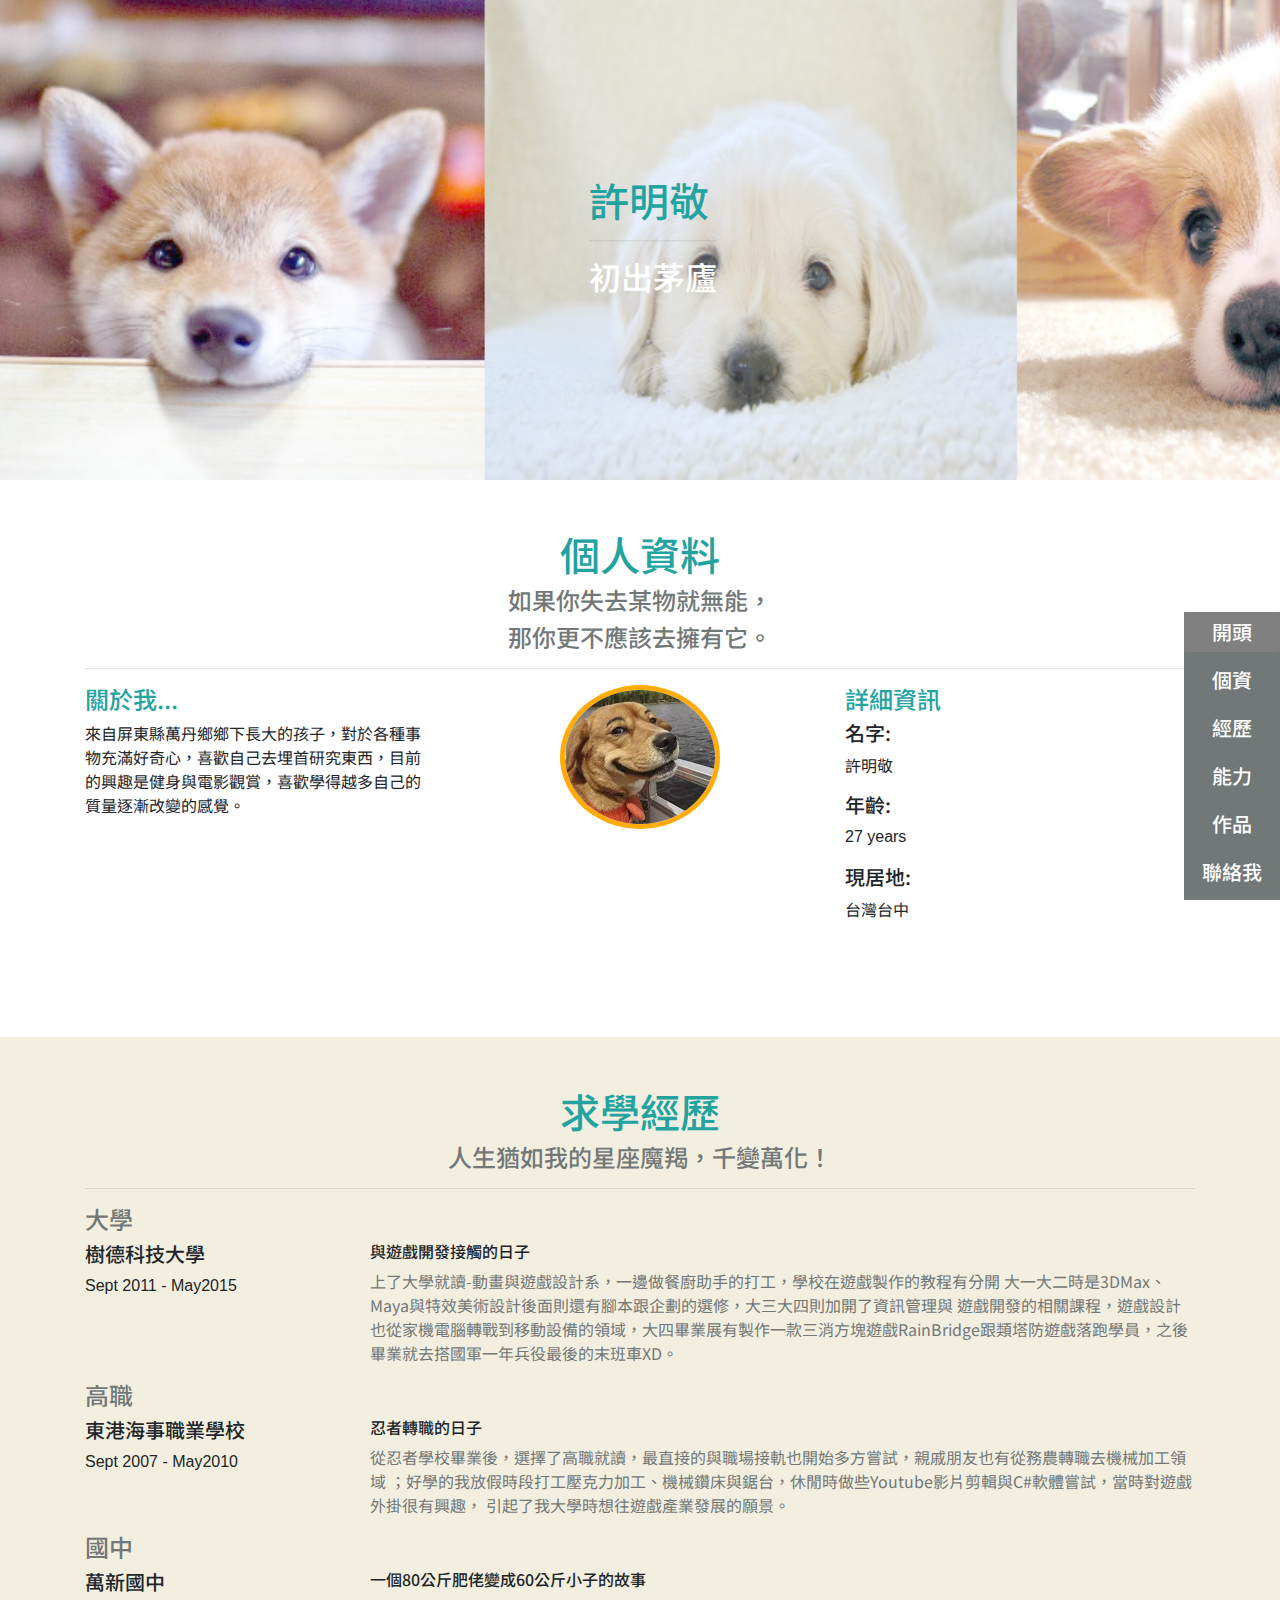
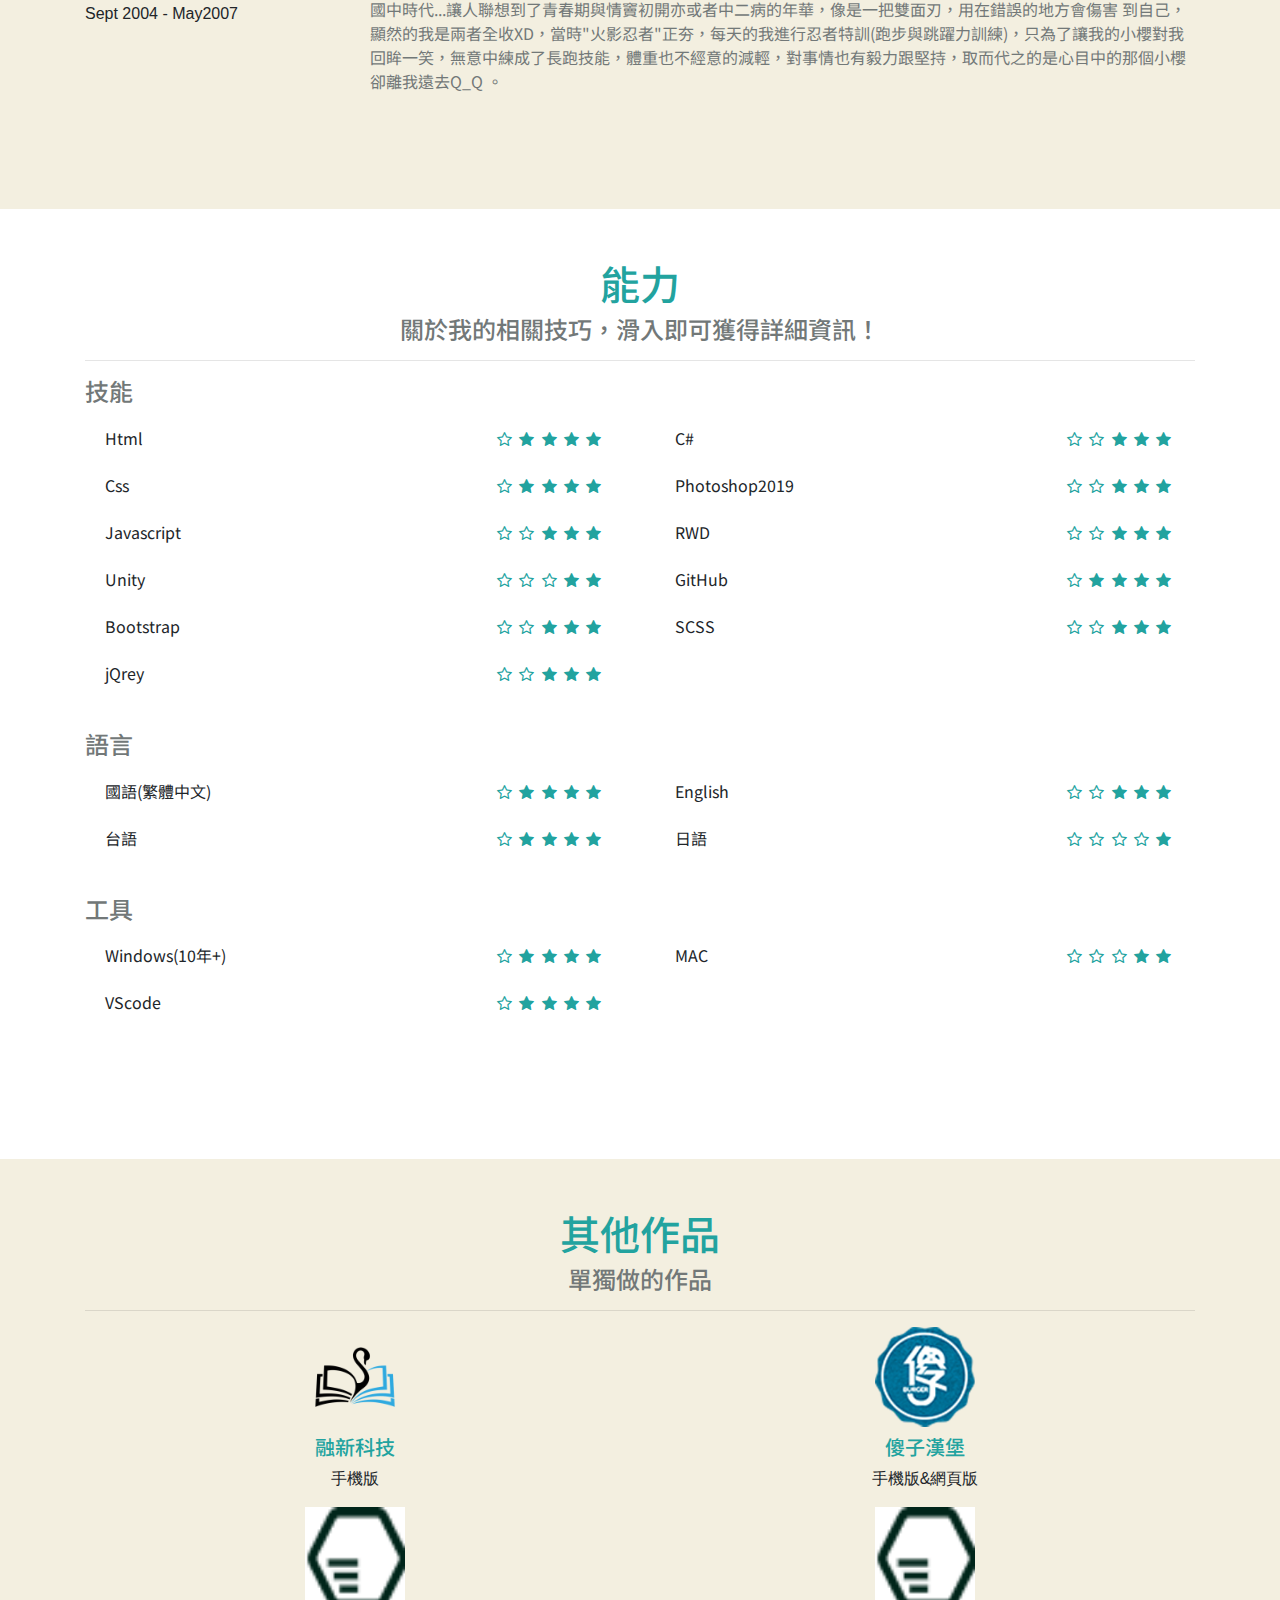
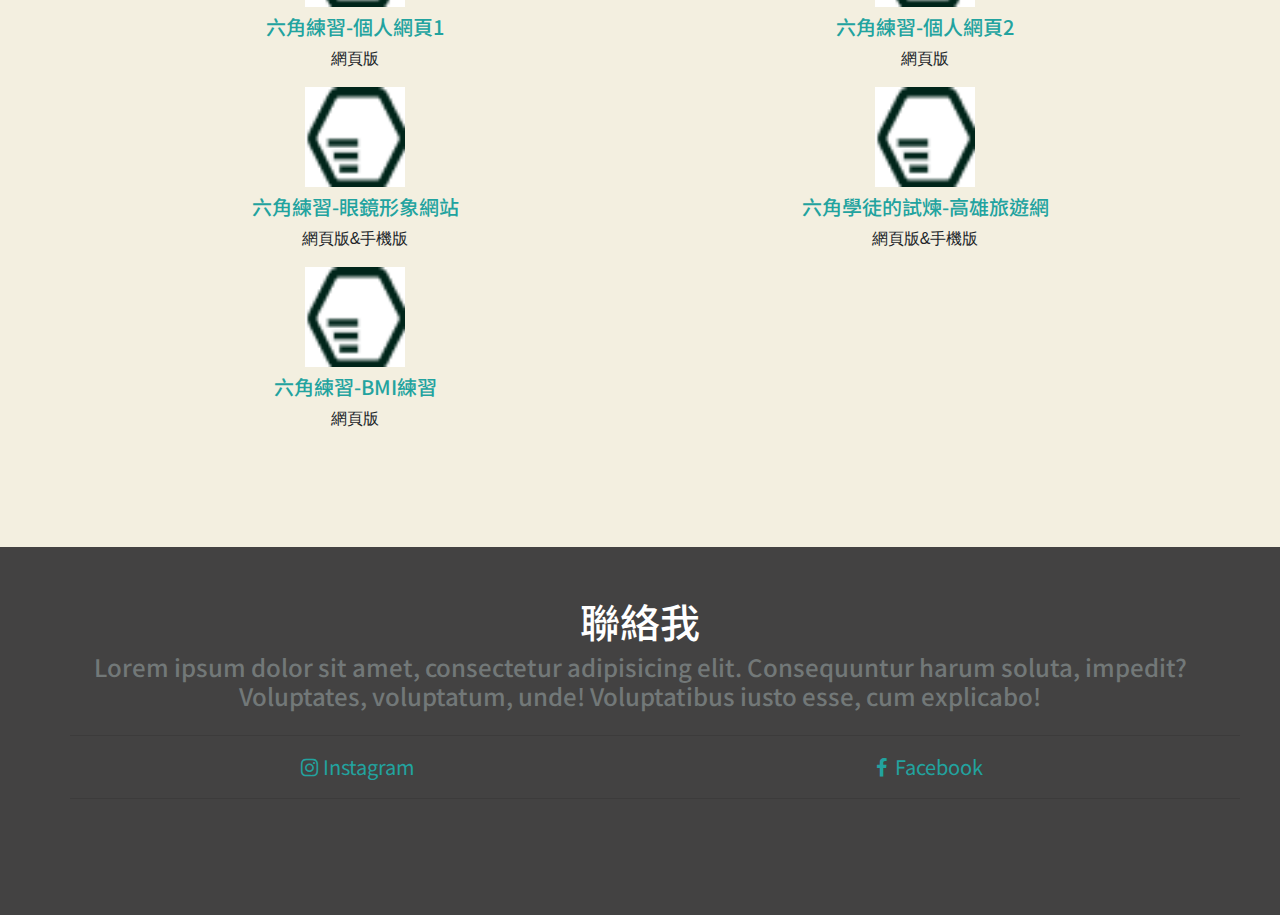
<file: index.html>
<!DOCTYPE html>
<html lang="en">

<head>
	<meta charset="UTF-8">
	<!--RWD-->
	<meta name="viewport" content="width=device-width, initial-scale=1.0">
	<title>My_Web</title>
	<!-- <link rel="icon" type ="image/png" sizes = "32x32" href="image/logo.png"> -->

	<!--GoogleFonts-->
	<link href="https://fonts.googleapis.com/css?family=Fredericka+the+Great|Noto+Sans+TC&display=swap"
		rel="stylesheet">


	<!--css-->
	<link rel="stylesheet" href="css/fontello.css" />
	<link rel="stylesheet" href="css/main.css">

	<!--bootstrap4.3.1-->
	<link rel="stylesheet" href="https://stackpath.bootstrapcdn.com/bootstrap/4.3.1/css/bootstrap.min.css"
		integrity="sha384-ggOyR0iXCbMQv3Xipma34MD+dH/1fQ784/j6cY/iJTQUOhcWr7x9JvoRxT2MZw1T" crossorigin="anonymous">
	<script src="https://code.jquery.com/jquery-3.3.1.slim.min.js"
		integrity="sha384-q8i/X+965DzO0rT7abK41JStQIAqVgRVzpbzo5smXKp4YfRvH+8abtTE1Pi6jizo"
		crossorigin="anonymous"></script>
	<script src="https://cdnjs.cloudflare.com/ajax/libs/popper.js/1.14.7/umd/popper.min.js"
		integrity="sha384-UO2eT0CpHqdSJQ6hJty5KVphtPhzWj9WO1clHTMGa3JDZwrnQq4sF86dIHNDz0W1"
		crossorigin="anonymous"></script>
	<script src="https://stackpath.bootstrapcdn.com/bootstrap/4.3.1/js/bootstrap.min.js"
		integrity="sha384-JjSmVgyd0p3pXB1rRibZUAYoIIy6OrQ6VrjIEaFf/nJGzIxFDsf4x0xIM+B07jRM"
		crossorigin="anonymous"></script>

	<!--jquery-->
	<script src="js/jquery-3.4.1.min.js" type="text/javascript" charset="utf-8"></script>
	<script src="js/bootstrap.min.js" type="text/javascript" charset="utf-8"></script>
	<script src="js/main.js" type="text/javascript" charset="utf-8"></script>
</head>

<body data-spy="scroll" data-target="#my-list">
	<ul id='my-list' class="my-list nav nav-pills list-group">
		<li class="arrow"><i class="icon-down-open"></i></li>
		<li class="nav-item">
			<h5><a class="tw nav-link" href="#Dogtitle">開頭</a></h5>
		</li>
		<li>
			<h5><a class="tw nav-link active" href="#header">個資</a></h5>
		</li>
		<li>
			<h5><a class="tw nav-link" href="#Experiences">經歷</a></h5>
		</li>
		<li>
			<h5><a class="tw nav-link" href="#Abilities">能力</a></h5>
		</li>
		<li>
			<h5><a class="tw nav-link" href="#Project">作品</a></h5>
		</li>
		<li>
			<h5><a class="tw nav-link" href="#Footer">聯絡我</a></h5>
		</li>
	</ul>
	<!--開頭-->
	<section id="Dogtitle">
		<div  class="Dogtitle col-sm-12 my-fade">
			<div class="content">
				<h1 class="tw">許明敬</h1>
				<hr>
				<h2 class="tw">初出茅廬</h2>
			</div>
	</section>
	<!--avater-->
	<div id="header" class="clearfix scrollspy-example">
		<div class="container clearfix ">
			<div class="row">
				<div class="text-center col align-self-center">
					<h1 class="green-title h1 tw">個人資料</h1>

					<h4 class="gray-title h4 tw">如果你失去某物就無能，</h4>
					<h4 class="gray-title h4 tw">那你更不應該去擁有它。</h4>
					<hr class="br">
				</div>
			</div>
			<div class="row">
				<div class="col-sm-4">
					<h4 class="green-title title tw">關於我...</h4>
					<p class="tw">來自屏東縣萬丹鄉鄉下長大的孩子，對於各種事物充滿好奇心，喜歡自己去埋首研究東西，目前的興趣是健身與電影觀賞，喜歡學得越多自己的質量逐漸改變的感覺。</p>
				</div>
				<div id="avater" class="text-center col-sm-4">
					<a href="#">
						<img class="rounded-circle avater" src="css/image/logo.jpg" alt="logo">
					</a>
				</div>
				<div class="col-sm-4">
					<h4 class="green-title title tw">詳細資訊</h4>
					<h5 class="subtitle tw">名字:</h5>
					<p class="tw">許明敬</p>
					<h5 class="subtitle tw">年齡:</h5>
					<p>27 years</p>
					<h5 class="subtitle tw">現居地:</h5>
					<p class="tw">台灣台中</p>
				</div>
			</div>
		</div>
		<!--container-->
	</div>
	<section id="Experiences" class="basic-padding bg-yellow">
		<div data-spy="scroll" data-target="#my-list" data-offset="0" class="container">
			<div class="row text-center">
				<div class="text-center col align-self-center">
					<h1 class="h1">求學經歷</h1>

					<h4 class="h4 tw">人生猶如我的星座魔羯，千變萬化！</h4>
					<hr class="br">
				</div>
			</div>
			<div class="row">
				<h4 class="col-sm-3">大學</h4>
				<div class="col-sm-9"></div>
			</div>
			<div class="row">
				<div class="col-sm-3">
					<h5 class="title">樹德科技大學</h5>
					<p>Sept 2011 - May2015</p>
				</div>
				<div class="col-sm-9">
					<h6 class="tw">與遊戲開發接觸的日子</h6>
					<p class="tw gray-title">上了大學就讀-動畫與遊戲設計系，一邊做餐廚助手的打工，學校在遊戲製作的教程有分開
						大一大二時是3DMax、Maya與特效美術設計後面則還有腳本跟企劃的選修，大三大四則加開了資訊管理與
						遊戲開發的相關課程，遊戲設計也從家機電腦轉戰到移動設備的領域，大四畢業展有製作一款三消方塊遊戲RainBridge跟類塔防遊戲落跑學員，之後畢業就去搭國軍一年兵役最後的末班車XD。</p>
				</div>
			</div>
			<!--row-->
			<div class="row">
				<h4 class="col-sm-3">高職</h4>
				<div class="col-sm-9"></div>
			</div>
			<div class="row">
				<div class="col-sm-3">
					<h5 class="title">東港海事職業學校</h5>
					<p>Sept 2007 - May2010</p>
				</div>
				<div class="col-sm-9">
					<h6 class="tw">忍者轉職的日子</h6>
					<p class="tw gray-title">從忍者學校畢業後，選擇了高職就讀，最直接的與職場接軌也開始多方嘗試，親戚朋友也有從務農轉職去機械加工領域
						；好學的我放假時段打工壓克力加工、機械鑽床與鋸台，休閒時做些Youtube影片剪輯與C#軟體嘗試，當時對遊戲外掛很有興趣，
						引起了我大學時想往遊戲產業發展的願景。
					</p>
				</div>
			</div>
			<!--row-->
			<div class="row">
				<h4 class="col-sm-3">國中</h4>
				<div class="col-sm-9"></div>
			</div>
			<div class="row">
				<div class="col-sm-3">
					<h5 class="title">萬新國中</h5>
					<p>Sept 2004 - May2007</p>
				</div>
				<div class="col-sm-9">
					<h6 class="tw">一個80公斤肥佬變成60公斤小子的故事</h6>
					<p class="tw gray-title">國中時代...讓人聯想到了青春期與情竇初開亦或者中二病的年華，像是一把雙面刃，用在錯誤的地方會傷害
						到自己，顯然的我是兩者全收XD，當時"火影忍者"正夯，每天的我進行忍者特訓(跑步與跳躍力訓練)，只為了讓我的小櫻對我回眸一笑，無意中練成了長跑技能，體重也不經意的減輕，對事情也有毅力跟堅持，取而代之的是心目中的那個小櫻卻離我遠去Q_Q
						。</p>
				</div>
			</div>
			<!--row-->
		</div>
	</section>
	<section id="Abilities" class="abilities basic-padding" data-spy="scroll" data-target="#my-list"  data-offset="0" class="basic-padding">
		<div class="container">
			<div class="row text-center">
				<div class="text-center col align-self-center">
					<h1 class="h1">能力</h1>
					<h4>關於我的相關技巧，滑入即可獲得詳細資訊！</h4>
					<hr class="br">
				</div>
			</div>
			<div class="row">
				<div class="col-sm-3">
					<h4 class="title">技能</h4>
				</div>
				<div class="col-sm-9"></div>
			</div>
			<div class="list-group">
				<div class="row">
					<div class="col-sm-6">
						<a class="border-0 list-group-item list-group-item-action">Html
							<i class="icon-star"></i>
							<i class="icon-star"></i>
							<i class="icon-star"></i>
							<i class="icon-star"></i>
							<i class="icon-star-empty"></i>
							<div class="abilities-hidden">
								<h1>Html</h1>
								<p>能夠使用語意標籤、使用bootstrap的監聽功能</p>
							</div>
						</a>
						<a class="border-0 list-group-item list-group-item-action">Css
							<i class="icon-star"></i>
							<i class="icon-star"></i>
							<i class="icon-star"></i>
							<i class="icon-star"></i>
							<i class="icon-star-empty"></i>
							<div class="abilities-hidden">
								<h1>Css</h1>
								<p>預處理器@for@代數、模板式命名、處理多邊形與偽類特效、手動切版</p>
							</div>
						</a>
						<a class="border-0 list-group-item list-group-item-action">Javascript
							<i class="icon-star"></i>
							<i class="icon-star"></i>
							<i class="icon-star"></i>
							<i class="icon-star-empty"></i>
							<i class="icon-star-empty"></i>
							<div class="abilities-hidden">
								<h1>Javascript</h1>
								<p>箭頭函式、物件、foreach、for、DOM操作、過濾資料</p>
							</div>
						</a>
						<a class="border-0 list-group-item list-group-item-action">Unity
							<i class="icon-star"></i>
							<i class="icon-star"></i>
							<i class="icon-star-empty"></i>
							<i class="icon-star-empty"></i>
							<i class="icon-star-empty"></i>
							<div class="abilities-hidden">
								<h1>Unity</h1>
								<p>2D遊戲的相關經驗，怪物、傷害、血量處理</p>
							</div>
						</a>
						<a class="border-0 list-group-item list-group-item-action">Bootstrap
							<i class="icon-star"></i>
							<i class="icon-star"></i>
							<i class="icon-star"></i>
							<i class="icon-star-empty"></i>
							<i class="icon-star-empty"></i>
							<div class="abilities-hidden">
								<h1>Bootstrap</h1>
								<p>拆解BS的功能做模組化，或者套用BS的CSS，js應用還不熟</p>
							</div>
						</a>
						<a class="border-0 list-group-item list-group-item-action">jQrey
							<i class="icon-star"></i>
							<i class="icon-star"></i>
							<i class="icon-star"></i>
							<i class="icon-star-empty"></i>
							<i class="icon-star-empty"></i>
							<div class="abilities-hidden">
								<h1>jQrey</h1>
								<p>each、選擇器、畫面監聽、事件偵聽、append、clone</p>
							</div>
						</a>
					</div>
					<div class="col-sm-6">
						<a class="border-0 list-group-item list-group-item-action">C#
							<i class="icon-star"></i>
							<i class="icon-star"></i>
							<i class="icon-star"></i>
							<i class="icon-star-empty"></i>
							<i class="icon-star-empty"></i>
							<div class="abilities-hidden">
								<h1>C#</h1>
								<p>配合Unity做開發使用</p>
							</div>
						</a>
						<a class="border-0 list-group-item list-group-item-action">Photoshop2019
							<i class="icon-star"></i>
							<i class="icon-star"></i>
							<i class="icon-star"></i>
							<i class="icon-star-empty"></i>
							<i class="icon-star-empty"></i>
							<div class="abilities-hidden">
								<h1>Photoshop</h1>
								<p>看懂設計稿、處理簡易去背、顏色覆蓋</p>
							</div>
						</a>
						<a class="border-0 list-group-item list-group-item-action">RWD
							<i class="icon-star"></i>
							<i class="icon-star"></i>
							<i class="icon-star"></i>
							<i class="icon-star-empty"></i>
							<i class="icon-star-empty"></i>
							<div class="abilities-hidden">
								<h1>RWD</h1>
								<p>直接設計一個手機介面比較快速、整頁式響應式要多測試</p>
							</div>
						</a>
						<a class="border-0 list-group-item list-group-item-action">GitHub
							<i class="icon-star"></i>
							<i class="icon-star"></i>
							<i class="icon-star"></i>
							<i class="icon-star"></i>
							<i class="icon-star-empty"></i>
							<div class="abilities-hidden">
								<h1>GitHub</h1>
								<p>遠端、分支、整合、合併、錯誤拉取、整合拉取、reset技術</p>
							</div>
						</a>
						<a class="border-0 list-group-item list-group-item-action">SCSS
							<i class="icon-star"></i>
							<i class="icon-star"></i>
							<i class="icon-star"></i>
							<i class="icon-star-empty"></i>
							<i class="icon-star-empty"></i>
							<div class="abilities-hidden">
								<h1>SCSS</h1>
								<p>預處理器@for@代數、模板式命名</p>
							</div>
						</a>
					</div>
				</div>
				<!-- <div class="row">
					<div class="col-sm-12 text-center">
						<p>Lorem ipsum dolor sit amet, consectetur adipisicing elit. Quod repudiandae, maxime id maiores
							repellat, veritatis?</p>
						<a class="btn btn-outline-success" href="#" role="button">Link</a>
					</div>
				</div> -->
				<hr>
			</div>

			<div class="row">
				<div class="col-sm-3">
					<h4 class="title">語言</h4>
				</div>
				<div class="col-sm-9"></div>
			</div>
			<div class="list-group">
				<div class="row">
					<div class="col-sm-6">
						<a class="tw border-0 list-group-item list-group-item-action">國語(繁體中文)
							<i class="icon-star"></i>
							<i class="icon-star"></i>
							<i class="icon-star"></i>
							<i class="icon-star"></i>
							<i class="icon-star-empty"></i>
							<div class="abilities-hidden">
								<h1>國語</h1>
								<p>白話文略懂</p>
							</div>
						</a>
						<a class="tw border-0 list-group-item list-group-item-action">台語
							<i class="icon-star"></i>
							<i class="icon-star"></i>
							<i class="icon-star"></i>
							<i class="icon-star"></i>
							<i class="icon-star-empty"></i>
							<div class="abilities-hidden">
								<h1>台語</h1>
								<p>能與屏東人以上至台中全程台語溝通</p>
							</div>
						</a>
					</div>
					<div class="col-sm-6">
						<a class="tw border-0 list-group-item list-group-item-action">English
							<i class="icon-star"></i>
							<i class="icon-star"></i>
							<i class="icon-star"></i>
							<i class="icon-star-empty"></i>
							<i class="icon-star-empty"></i>
							<div class="abilities-hidden">
								<h1>English</h1>
								<p>讀寫比較可以</p>
							</div>
						</a>
						<a class="tw border-0 list-group-item list-group-item-action">日語
							<i class="icon-star"></i>
							<i class="icon-star-empty"></i>
							<i class="icon-star-empty"></i>
							<i class="icon-star-empty"></i>
							<i class="icon-star-empty"></i>
							<div class="abilities-hidden">
								<h1>日語</h1>
								<p>動畫式聽說(?</p>
							</div>
						</a>
					</div>
				</div>
				<hr>
			</div>
			<div class="row">
				<div class="col-sm-3">
					<h4 class="title">工具</h4>
				</div>
				<div class="col-sm-9"></div>
			</div>
			<div class="list-group">
				<div class="row">
					<div class="col-sm-6">
						<a class="tw border-0 list-group-item list-group-item-action">Windows(10年+)
							<i class="icon-star"></i>
							<i class="icon-star"></i>
							<i class="icon-star"></i>
							<i class="icon-star"></i>
							<i class="icon-star-empty"></i>
							<div class="abilities-hidden">
								<h1>Windows</h1>
								<p>命令提示字元、使用者憑證、金鑰、Git</p>
							</div>
						</a>
						<a class="tw border-0 list-group-item list-group-item-action">VScode
							<i class="icon-star"></i>
							<i class="icon-star"></i>
							<i class="icon-star"></i>
							<i class="icon-star"></i>
							<i class="icon-star-empty"></i>
							<div class="abilities-hidden">
								<h1>VScode</h1>
								<p>較多用來開發網頁</p>
							</div>
						</a>
					</div>
					<div class="col-sm-6">
						<a class="tw border-0 list-group-item list-group-item-action">MAC
							<i class="icon-star"></i>
							<i class="icon-star"></i>
							<i class="icon-star-empty"></i>
							<i class="icon-star-empty"></i>
							<i class="icon-star-empty"></i>
							<div class="abilities-hidden">
								<h1>MAC</h1>
								<p>大學時使用</p>
							</div>
						</a>
					</div>
				</div>
				<hr>
			</div>
		</div>
		<!--container-->
	</section>
	<section id ="Project" class="project basic-padding bg-yellow">
		<div class="container">
			<div class="row text-center">
				<div class="text-center col align-self-center">
					<h1 class="h1">其他作品</h1>
					<h4 class="h4">單獨做的作品</h4>
					<hr class="br">
				</div>
			</div>
			<!--h1title-->
			<div class="row project-item">
				<div class="col-sm-6 text-center">
					<a href="https://mingjingshu.github.io/ns_company/" class="contact" target="_blank">
						<img src="image/projects/ns.png" alt="融新科技">
					</a>
					<h1>融新科技</h1>
					<p>手機版</p>
				</div>
				<div class="col-sm-6 text-center">
				<a href="https://mingjingshu.github.io/hamburger/" class="contact" target="_blank">
					<img src="image/projects/hamburger.png" alt="傻子漢堡">
				</a>
					<h1>傻子漢堡</h1>
					<p>手機版&網頁版</p>
				</div>
				<div class="col-sm-6 text-center">
					<a href="https://mingjingshu.github.io/week1-MySelf/" class="contact" target="_blank">
						<img src="image/projects/hexschool.png" alt="六角學院">
					</a>
					<h1>六角練習-個人網頁1</h1>
					<p>網頁版</p>
				</div>
				<div class="col-sm-6 text-center">
					<a href="https://mingjingshu.github.io/week2-Myself/" class="contact" target="_blank">
						<img src="image/projects/hexschool.png" alt="六角學院">
					</a>
						<h1>六角練習-個人網頁2</h1>
						<p>網頁版</p>
				</div>
				<div class="col-sm-6 text-center">
					<a href="https://mingjingshu.github.io/HexSchoolLive/week3/" class="contact" target="_blank">
						<img src="image/projects/hexschool.png" alt="六角學院">
					</a>
						<h1>六角練習-眼鏡形象網站</h1>
						<p>網頁版&手機版</p>
				</div>
				<div class="col-sm-6 text-center">
					<a href="https://mingjingshu.github.io/Kaohsiung-tourism/" class="contact" target="_blank">
						<img src="image/projects/hexschool.png" alt="六角學院">
					</a>
					<h1>六角學徒的試煉-高雄旅遊網</h1>
					<p>網頁版&手機版</p>
				</div>
				<div class="col-sm-6 text-center">
					<a href="https://mingjingshu.github.io/BMIbyVuetify/" class="contact" target="_blank">
						<img src="image/projects/hexschool.png" alt="六角學院">
					</a>
						<h1>六角練習-BMI練習</h1>
						<p>網頁版</p>
				</div>
			</div>
		</div>
		<!--container-->
	</section>
	<section id = "Footer" class="footer basic-padding bg-black">
		<div id="footer">
			<div class="container">
				<div class="row text-center">
					<h1 class="h1 col-sm-12" style="color: white;">聯絡我</h1>

					<h4 class="h4 col-sm-12">Lorem ipsum dolor sit amet, consectetur adipisicing elit. Consequuntur
						harum soluta, impedit? Voluptates, voluptatum, unde! Voluptatibus iusto esse, cum explicabo!
					</h4>
					<hr class="br col-sm-12">

					<div class="col-sm-6">
						<a href="https://www.instagram.com/mingjingg8/?hl=zh-tw" class="contact" target="_blank">
							<i class="icon-instagram"></i>Instagram
						</a>
					</div>
					<div class="col-sm-6">
						<a href="https://www.facebook.com/MingJingG" class="contact" target="_blank">
							<i class="icon-facebook"></i>Facebook
						</a>
					</div>
					<hr class="br col-sm-12">
				</div>
				<!--row-->
			</div>
			<!--container-->
		</div>
	</section>
</body>

</html>
</file>
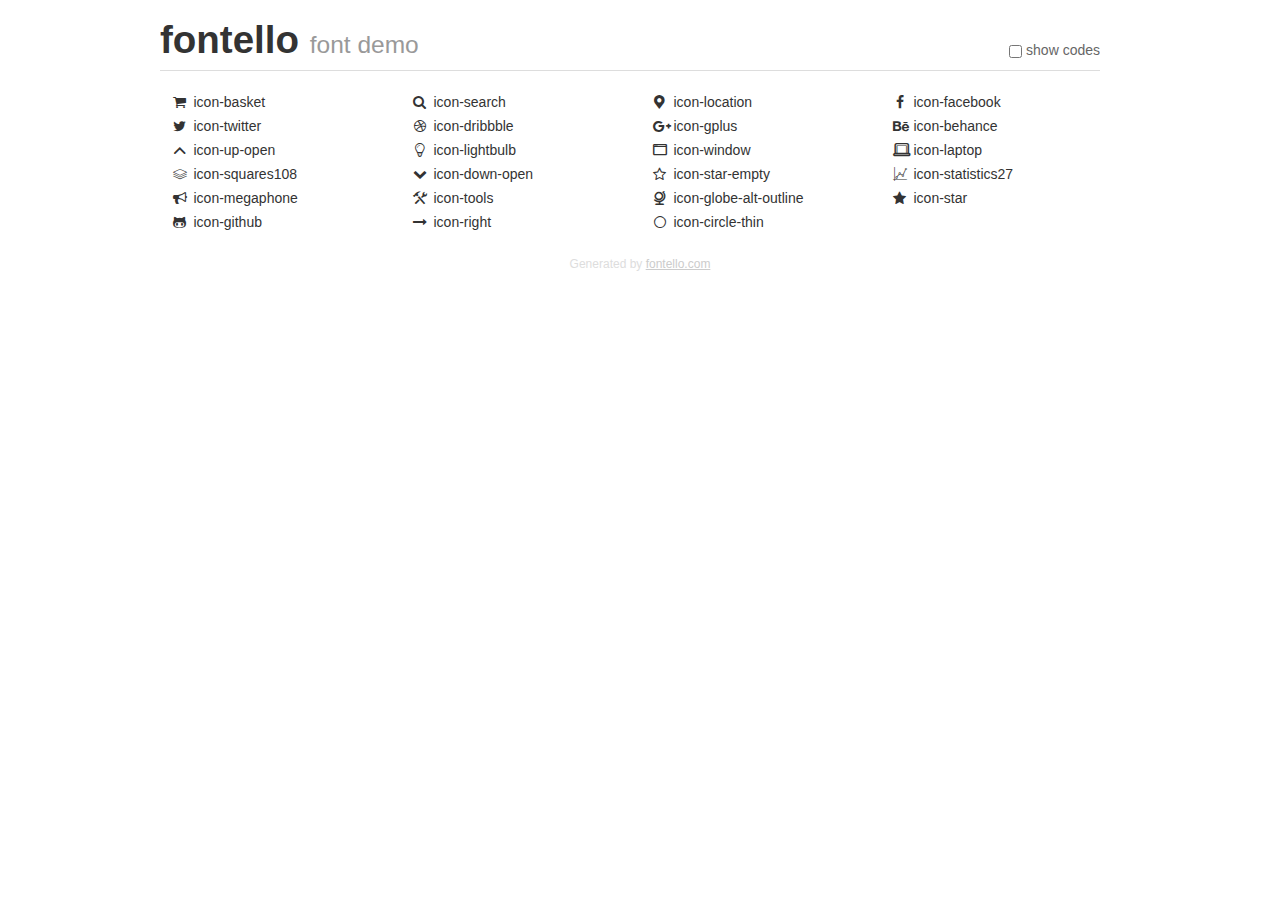
<file: fontello-35b70414/demo.html>
<!DOCTYPE html>
<html>
  <head><!--[if lt IE 9]><script language="javascript" type="text/javascript" src="//html5shim.googlecode.com/svn/trunk/html5.js"></script><![endif]-->
    <meta charset="UTF-8"><style>/*
 * Bootstrap v2.2.1
 *
 * Copyright 2012 Twitter, Inc
 * Licensed under the Apache License v2.0
 * http://www.apache.org/licenses/LICENSE-2.0
 *
 * Designed and built with all the love in the world @twitter by @mdo and @fat.
 */
.clearfix {
  *zoom: 1;
}
.clearfix:before,
.clearfix:after {
  display: table;
  content: "";
  line-height: 0;
}
.clearfix:after {
  clear: both;
}
html {
  font-size: 100%;
  -webkit-text-size-adjust: 100%;
  -ms-text-size-adjust: 100%;
}
a:focus {
  outline: thin dotted #333;
  outline: 5px auto -webkit-focus-ring-color;
  outline-offset: -2px;
}
a:hover,
a:active {
  outline: 0;
}
button,
input,
select,
textarea {
  margin: 0;
  font-size: 100%;
  vertical-align: middle;
}
button,
input {
  *overflow: visible;
  line-height: normal;
}
button::-moz-focus-inner,
input::-moz-focus-inner {
  padding: 0;
  border: 0;
}
body {
  margin: 0;
  font-family: "Helvetica Neue", Helvetica, Arial, sans-serif;
  font-size: 14px;
  line-height: 20px;
  color: #333;
  background-color: #fff;
}
a {
  color: #08c;
  text-decoration: none;
}
a:hover {
  color: #005580;
  text-decoration: underline;
}
.row {
  margin-left: -20px;
  *zoom: 1;
}
.row:before,
.row:after {
  display: table;
  content: "";
  line-height: 0;
}
.row:after {
  clear: both;
}
[class*="span"] {
  float: left;
  min-height: 1px;
  margin-left: 20px;
}
.container,
.navbar-static-top .container,
.navbar-fixed-top .container,
.navbar-fixed-bottom .container {
  width: 940px;
}
.span12 {
  width: 940px;
}
.span11 {
  width: 860px;
}
.span10 {
  width: 780px;
}
.span9 {
  width: 700px;
}
.span8 {
  width: 620px;
}
.span7 {
  width: 540px;
}
.span6 {
  width: 460px;
}
.span5 {
  width: 380px;
}
.span4 {
  width: 300px;
}
.span3 {
  width: 220px;
}
.span2 {
  width: 140px;
}
.span1 {
  width: 60px;
}
[class*="span"].pull-right,
.row-fluid [class*="span"].pull-right {
  float: right;
}
.container {
  margin-right: auto;
  margin-left: auto;
  *zoom: 1;
}
.container:before,
.container:after {
  display: table;
  content: "";
  line-height: 0;
}
.container:after {
  clear: both;
}
p {
  margin: 0 0 10px;
}
.lead {
  margin-bottom: 20px;
  font-size: 21px;
  font-weight: 200;
  line-height: 30px;
}
small {
  font-size: 85%;
}
h1 {
  margin: 10px 0;
  font-family: inherit;
  font-weight: bold;
  line-height: 20px;
  color: inherit;
  text-rendering: optimizelegibility;
}
h1 small {
  font-weight: normal;
  line-height: 1;
  color: #999;
}
h1 {
  line-height: 40px;
}
h1 {
  font-size: 38.5px;
}
h1 small {
  font-size: 24.5px;
}
body {
  margin-top: 90px;
}
.header {
  position: fixed;
  top: 0;
  left: 50%;
  margin-left: -480px;
  background-color: #fff;
  border-bottom: 1px solid #ddd;
  padding-top: 10px;
  z-index: 10;
}
.footer {
  color: #ddd;
  font-size: 12px;
  text-align: center;
  margin-top: 20px;
}
.footer a {
  color: #ccc;
  text-decoration: underline;
}
.the-icons {
  font-size: 14px;
  line-height: 24px;
}
.switch {
  position: absolute;
  right: 0;
  bottom: 10px;
  color: #666;
}
.switch input {
  margin-right: 0.3em;
}
.codesOn .i-name {
  display: none;
}
.codesOn .i-code {
  display: inline;
}
.i-code {
  display: none;
}
@font-face {
      font-family: 'fontello';
      src: url('./font/fontello.eot?54236763');
      src: url('./font/fontello.eot?54236763#iefix') format('embedded-opentype'),
           url('./font/fontello.woff?54236763') format('woff'),
           url('./font/fontello.ttf?54236763') format('truetype'),
           url('./font/fontello.svg?54236763#fontello') format('svg');
      font-weight: normal;
      font-style: normal;
    }
     
     
    .demo-icon
    {
      font-family: "fontello";
      font-style: normal;
      font-weight: normal;
      speak: none;
     
      display: inline-block;
      text-decoration: inherit;
      width: 1em;
      margin-right: .2em;
      text-align: center;
      /* opacity: .8; */
     
      /* For safety - reset parent styles, that can break glyph codes*/
      font-variant: normal;
      text-transform: none;
     
      /* fix buttons height, for twitter bootstrap */
      line-height: 1em;
     
      /* Animation center compensation - margins should be symmetric */
      /* remove if not needed */
      margin-left: .2em;
     
      /* You can be more comfortable with increased icons size */
      /* font-size: 120%; */
     
      /* Font smoothing. That was taken from TWBS */
      -webkit-font-smoothing: antialiased;
      -moz-osx-font-smoothing: grayscale;
     
      /* Uncomment for 3D effect */
      /* text-shadow: 1px 1px 1px rgba(127, 127, 127, 0.3); */
    }
     </style>
    <link rel="stylesheet" href="css/animation.css"><!--[if IE 7]><link rel="stylesheet" href="css/" + font.fontname + "-ie7.css"><![endif]-->
    <script>
      function toggleCodes(on) {
        var obj = document.getElementById('icons');
      
        if (on) {
          obj.className += ' codesOn';
        } else {
          obj.className = obj.className.replace(' codesOn', '');
        }
      }
      
    </script>
  </head>
  <body>
    <div class="container header">
      <h1>fontello <small>font demo</small></h1>
      <label class="switch">
        <input type="checkbox" onclick="toggleCodes(this.checked)">show codes
      </label>
    </div>
    <div class="container" id="icons">
      <div class="row">
        <div class="the-icons span3" title="Code: 0xe800"><i class="demo-icon icon-basket">&#xe800;</i> <span class="i-name">icon-basket</span><span class="i-code">0xe800</span></div>
        <div class="the-icons span3" title="Code: 0xe801"><i class="demo-icon icon-search">&#xe801;</i> <span class="i-name">icon-search</span><span class="i-code">0xe801</span></div>
        <div class="the-icons span3" title="Code: 0xe802"><i class="demo-icon icon-location">&#xe802;</i> <span class="i-name">icon-location</span><span class="i-code">0xe802</span></div>
        <div class="the-icons span3" title="Code: 0xe803"><i class="demo-icon icon-facebook">&#xe803;</i> <span class="i-name">icon-facebook</span><span class="i-code">0xe803</span></div>
      </div>
      <div class="row">
        <div class="the-icons span3" title="Code: 0xe804"><i class="demo-icon icon-twitter">&#xe804;</i> <span class="i-name">icon-twitter</span><span class="i-code">0xe804</span></div>
        <div class="the-icons span3" title="Code: 0xe805"><i class="demo-icon icon-dribbble">&#xe805;</i> <span class="i-name">icon-dribbble</span><span class="i-code">0xe805</span></div>
        <div class="the-icons span3" title="Code: 0xe806"><i class="demo-icon icon-gplus">&#xe806;</i> <span class="i-name">icon-gplus</span><span class="i-code">0xe806</span></div>
        <div class="the-icons span3" title="Code: 0xe807"><i class="demo-icon icon-behance">&#xe807;</i> <span class="i-name">icon-behance</span><span class="i-code">0xe807</span></div>
      </div>
      <div class="row">
        <div class="the-icons span3" title="Code: 0xe808"><i class="demo-icon icon-up-open">&#xe808;</i> <span class="i-name">icon-up-open</span><span class="i-code">0xe808</span></div>
        <div class="the-icons span3" title="Code: 0xe809"><i class="demo-icon icon-lightbulb">&#xe809;</i> <span class="i-name">icon-lightbulb</span><span class="i-code">0xe809</span></div>
        <div class="the-icons span3" title="Code: 0xe80a"><i class="demo-icon icon-window">&#xe80a;</i> <span class="i-name">icon-window</span><span class="i-code">0xe80a</span></div>
        <div class="the-icons span3" title="Code: 0xe80b"><i class="demo-icon icon-laptop">&#xe80b;</i> <span class="i-name">icon-laptop</span><span class="i-code">0xe80b</span></div>
      </div>
      <div class="row">
        <div class="the-icons span3" title="Code: 0xe80c"><i class="demo-icon icon-squares108">&#xe80c;</i> <span class="i-name">icon-squares108</span><span class="i-code">0xe80c</span></div>
        <div class="the-icons span3" title="Code: 0xe80d"><i class="demo-icon icon-down-open">&#xe80d;</i> <span class="i-name">icon-down-open</span><span class="i-code">0xe80d</span></div>
        <div class="the-icons span3" title="Code: 0xe80e"><i class="demo-icon icon-star-empty">&#xe80e;</i> <span class="i-name">icon-star-empty</span><span class="i-code">0xe80e</span></div>
        <div class="the-icons span3" title="Code: 0xe80f"><i class="demo-icon icon-statistics27">&#xe80f;</i> <span class="i-name">icon-statistics27</span><span class="i-code">0xe80f</span></div>
      </div>
      <div class="row">
        <div class="the-icons span3" title="Code: 0xe810"><i class="demo-icon icon-megaphone">&#xe810;</i> <span class="i-name">icon-megaphone</span><span class="i-code">0xe810</span></div>
        <div class="the-icons span3" title="Code: 0xe811"><i class="demo-icon icon-tools">&#xe811;</i> <span class="i-name">icon-tools</span><span class="i-code">0xe811</span></div>
        <div class="the-icons span3" title="Code: 0xe812"><i class="demo-icon icon-globe-alt-outline">&#xe812;</i> <span class="i-name">icon-globe-alt-outline</span><span class="i-code">0xe812</span></div>
        <div class="the-icons span3" title="Code: 0xe813"><i class="demo-icon icon-star">&#xe813;</i> <span class="i-name">icon-star</span><span class="i-code">0xe813</span></div>
      </div>
      <div class="row">
        <div class="the-icons span3" title="Code: 0xf113"><i class="demo-icon icon-github">&#xf113;</i> <span class="i-name">icon-github</span><span class="i-code">0xf113</span></div>
        <div class="the-icons span3" title="Code: 0xf178"><i class="demo-icon icon-right">&#xf178;</i> <span class="i-name">icon-right</span><span class="i-code">0xf178</span></div>
        <div class="the-icons span3" title="Code: 0xf1db"><i class="demo-icon icon-circle-thin">&#xf1db;</i> <span class="i-name">icon-circle-thin</span><span class="i-code">0xf1db</span></div>
      </div>
    </div>
    <div class="container footer">Generated by <a href="http://fontello.com">fontello.com</a></div>
  </body>
</html>
</file>
<file: css/fontello.css>
@font-face {
  font-family: 'fontello';
  src: url('../font/fontello.eot?42481204');
  src: url('../font/fontello.eot?42481204#iefix') format('embedded-opentype'),
       url('../font/fontello.woff2?42481204') format('woff2'),
       url('../font/fontello.woff?42481204') format('woff'),
       url('../font/fontello.ttf?42481204') format('truetype'),
       url('../font/fontello.svg?42481204#fontello') format('svg');
  font-weight: normal;
  font-style: normal;
}
/* Chrome hack: SVG is rendered more smooth in Windozze. 100% magic, uncomment if you need it. */
/* Note, that will break hinting! In other OS-es font will be not as sharp as it could be */
/*
@media screen and (-webkit-min-device-pixel-ratio:0) {
  @font-face {
    font-family: 'fontello';
    src: url('../font/fontello.svg?42481204#fontello') format('svg');
  }
}
*/
 
 [class^="icon-"]:before, [class*=" icon-"]:before {
  font-family: "fontello";
  font-style: normal;
  font-weight: normal;
  speak: none;
 
  display: inline-block;
  text-decoration: inherit;
  width: 1em;
  margin-right: .2em;
  text-align: center;
  /* opacity: .8; */
 
  /* For safety - reset parent styles, that can break glyph codes*/
  font-variant: normal;
  text-transform: none;
 
  /* fix buttons height, for twitter bootstrap */
  line-height: 1em;
 
  /* Animation center compensation - margins should be symmetric */
  /* remove if not needed */
  margin-left: .2em;
 
  /* you can be more comfortable with increased icons size */
  /* font-size: 120%; */
 
  /* Font smoothing. That was taken from TWBS */
  -webkit-font-smoothing: antialiased;
  -moz-osx-font-smoothing: grayscale;
 
  /* Uncomment for 3D effect */
  /* text-shadow: 1px 1px 1px rgba(127, 127, 127, 0.3); */
}
 
.icon-basket:before { content: '\e800'; } /* '' */
.icon-search:before { content: '\e801'; } /* '' */
.icon-location:before { content: '\e802'; } /* '' */
.icon-facebook:before { content: '\e803'; } /* '' */
.icon-twitter:before { content: '\e804'; } /* '' */
.icon-dribbble:before { content: '\e805'; } /* '' */
.icon-gplus:before { content: '\e806'; } /* '' */
.icon-behance:before { content: '\e807'; } /* '' */
.icon-up-open:before { content: '\e808'; } /* '' */
.icon-lightbulb:before { content: '\e809'; } /* '' */
.icon-window:before { content: '\e80a'; } /* '' */
.icon-laptop:before { content: '\e80b'; } /* '' */
.icon-squares108:before { content: '\e80c'; } /* '' */
.icon-down-open:before { content: '\e80d'; } /* '' */
.icon-star-empty:before { content: '\e80e'; } /* '' */
.icon-statistics27:before { content: '\e80f'; } /* '' */
.icon-megaphone:before { content: '\e810'; } /* '' */
.icon-tools:before { content: '\e811'; } /* '' */
.icon-globe-alt-outline:before { content: '\e812'; } /* '' */
.icon-star:before { content: '\e813'; } /* '' */
.icon-github:before { content: '\f113'; } /* '' */
.icon-instagram:before { content: '\f16d'; } /* '' */
.icon-right:before { content: '\f178'; } /* '' */
.icon-circle-thin:before { content: '\f1db'; } /* '' */
</file>
<file: css/main.css>
/* http://meyerweb.com/eric/tools/css/reset/ 
   v2.0 | 20110126
   License: none (public domain)
*/
html, body, div, span, applet, object, iframe,
h1, h2, h3, h4, h5, h6, p, blockquote, pre,
a, abbr, acronym, address, big, cite, code,
del, dfn, em, img, ins, kbd, q, s, samp,
small, strike, strong, sub, sup, tt, var,
b, u, i, center,
dl, dt, dd, ol, ul, li,
fieldset, form, label, legend,
table, caption, tbody, tfoot, thead, tr, th, td,
article, aside, canvas, details, embed,
figure, figcaption, footer, header, hgroup,
menu, nav, output, ruby, section, summary,
time, mark, audio, video {
  margin: 0;
  padding: 0;
  border: 0;
  font-size: 100%;
  font: inherit;
  vertical-align: baseline; }

/* HTML5 display-role reset for older browsers */
article, aside, details, figcaption, figure,
footer, header, hgroup, menu, nav, section {
  display: block; }

body {
  line-height: 1; }

ol, ul, li {
  list-style: none; }

blockquote, q {
  quotes: none; }

blockquote:before, blockquote:after,
q:before, q:after {
  content: '';
  content: none; }

table {
  border-collapse: collapse;
  border-spacing: 0; }

a.tw,
h1,
h2,
h4,
h5,
h6,
a,
p.tw {
  font-family: "Noto Sans TC", sans-serif; }

ul.nav.nav-pills.pull-right.text-uppercase.header-nav {
  list-style: none; }

.my-list.my-list {
  display: inline-block;
  position: fixed;
  bottom: 0;
  right: 0;
  background-color: #727878;
  width: 6rem;
  z-index: 10; }
  .my-list.my-list .arrow {
    position: absolute;
    top: -30px;
    left: 50%;
    -webkit-transform: translateX(-50%);
    -ms-transform: translateX(-50%);
    transform: translateX(-50%);
    opacity: 0;
    -webkit-transition: all .2s ease-in-out;
    -o-transition: all .2s ease-in-out;
    transition: all .2s ease-in-out;
    color: #007bff; }
    .my-list.my-list .arrow.arrow-ani {
      opacity: 1;
      -webkit-animation: arrow-ani 1s linear infinite alternate;
      animation: arrow-ani 1s linear infinite alternate; }
  .my-list.my-list li h5 a {
    color: #fff;
    text-align: center; }
    .my-list.my-list li h5 a:hover {
      color: #000;
      -webkit-transition: all .2s ease-in-out;
      -o-transition: all .2s ease-in-out;
      transition: all .2s ease-in-out; }
    .my-list.my-list li h5 a.active.active.active.active {
      background-color: gray;
      -webkit-transition: all .2s ease-in-out;
      -o-transition: all .2s ease-in-out;
      transition: all .2s ease-in-out; }

@-webkit-keyframes arrow-ani {
  0% {
    -webkit-transform: translate(-50%, -10%);
    transform: translate(-50%, -10%); }
  25% {
    -webkit-transform: translate(-50%, 10%);
    transform: translate(-50%, 10%); }
  50% {
    -webkit-transform: translate(-50%, -10%);
    transform: translate(-50%, -10%); }
  100% {
    -webkit-transform: translate(-50%, 10%);
    transform: translate(-50%, 10%); } }

@keyframes arrow-ani {
  0% {
    -webkit-transform: translate(-50%, -10%);
    transform: translate(-50%, -10%); }
  25% {
    -webkit-transform: translate(-50%, 10%);
    transform: translate(-50%, 10%); }
  50% {
    -webkit-transform: translate(-50%, -10%);
    transform: translate(-50%, -10%); }
  100% {
    -webkit-transform: translate(-50%, 10%);
    transform: translate(-50%, 10%); } }

.footer a {
  color: #22A39F;
  text-decoration: none;
  font-size: 20px; }
  .footer a:hover {
    text-decoration: none;
    color: #fff; }

.abilities a {
  position: relative;
  cursor: pointer; }
  .abilities a:hover .abilities-hidden {
    opacity: 1;
    pointer-events: all;
    -webkit-transition: all 0.3s ease-in-out;
    -o-transition: all 0.3s ease-in-out;
    transition: all 0.3s ease-in-out; }
  .abilities a .abilities-hidden {
    position: absolute;
    left: 50%;
    top: calc(-100% - 5rem);
    -webkit-transform: translateX(-50%);
    -ms-transform: translateX(-50%);
    transform: translateX(-50%);
    width: 100%;
    border-radius: 10px;
    background: rgba(0, 0, 0, 0.8);
    color: #fff;
    padding: 1rem;
    z-index: 2;
    pointer-events: none;
    opacity: 0;
    -webkit-transition: all 0.3s ease-in-out;
    -o-transition: all 0.3s ease-in-out;
    transition: all 0.3s ease-in-out; }
    .abilities a .abilities-hidden.active {
      opacity: 1;
      pointer-events: all;
      -webkit-transition: all 0.3s ease-in-out;
      -o-transition: all 0.3s ease-in-out;
      transition: all 0.3s ease-in-out; }
    .abilities a .abilities-hidden:before {
      content: "";
      position: absolute;
      left: 50%;
      -webkit-transform: translateX(-50%);
      -ms-transform: translateX(-50%);
      transform: translateX(-50%);
      bottom: -1rem;
      width: 0;
      height: 0;
      border-style: solid;
      border-width: 1rem 0.5rem 0 0.5rem;
      border-color: rgba(0, 0, 0, 0.8) transparent transparent transparent; }
    .abilities a .abilities-hidden h1 {
      font-size: 1.25rem;
      color: #fff;
      border-bottom: 1px solid #fff;
      padding-bottom: 0.5rem; }
    .abilities a .abilities-hidden p {
      margin: 0; }
  .abilities a i {
    float: right;
    color: #22a39f;
    cursor: pointer; }

.project .project-item img {
  width: 100px;
  height: 100px; }

.project .project-item h1 {
  margin-top: .5rem;
  font-size: 1.25rem; }

.Dogtitle {
  position: relative;
  background-image: url("image/Dogtitle.png");
  height: 480px;
  background-size: cover;
  position: fixed; }
  .Dogtitle .content {
    position: absolute;
    top: 50%;
    left: 46%;
    -webkit-transform: translateY(-50%);
    -ms-transform: translateY(-50%);
    transform: translateY(-50%); }

.my-fade {
  opacity: 0.3;
  -webkit-transition: all 3s ease-in-out;
  -o-transition: all 3s ease-in-out;
  transition: all 3s ease-in-out; }
  .my-fade.in {
    opacity: 1; }

h2 {
  color: white;
  text-align: center; }

h4,
.gray-title {
  color: #727878; }

h1,
.green-title {
  color: #22a39f; }

.basic-padding {
  padding-top: 50px;
  padding-bottom: 100px; }

.bg-yellow {
  background-color: #F3EFE0; }

.bg-black {
  background-color: #434242; }

#header {
  padding-top: 50px;
  padding-bottom: 100px;
  scroll-behavior: smooth; }
  #header .avater {
    border: 5px #FFAC0A solid; }

li.my-nav {
  padding-left: 60px; }

nav.pull-right.header-nav {
  float: right; }

.header-nav {
  line-height: 134px; }

p.tw {
  font-family: "Noto Sans TC", sans-serif; }

.nav.hove-bor {
  position: absolute;
  z-index: 1;
  top: -80px;
  opacity: 0.3;
  -webkit-transition: all 0.2s linear;
  -o-transition: all 0.2s linear;
  transition: all 0.2s linear;
  display: none; }

li.dropdown:hover nav.hove-bor {
  display: block;
  top: 80px;
  opacity: 1; }

li.dropdown:visited nav.hove-bor {
  display: none;
  top: -80px;
  opacity: 0.3; }

/*#header*/
</file>
<file: fontello-35b70414/css/animation.css>
/*
   Animation example, for spinners
*/
.animate-spin {
  -moz-animation: spin 2s infinite linear;
  -o-animation: spin 2s infinite linear;
  -webkit-animation: spin 2s infinite linear;
  animation: spin 2s infinite linear;
  display: inline-block;
}
@-moz-keyframes spin {
  0% {
    -moz-transform: rotate(0deg);
    -o-transform: rotate(0deg);
    -webkit-transform: rotate(0deg);
    transform: rotate(0deg);
  }

  100% {
    -moz-transform: rotate(359deg);
    -o-transform: rotate(359deg);
    -webkit-transform: rotate(359deg);
    transform: rotate(359deg);
  }
}
@-webkit-keyframes spin {
  0% {
    -moz-transform: rotate(0deg);
    -o-transform: rotate(0deg);
    -webkit-transform: rotate(0deg);
    transform: rotate(0deg);
  }

  100% {
    -moz-transform: rotate(359deg);
    -o-transform: rotate(359deg);
    -webkit-transform: rotate(359deg);
    transform: rotate(359deg);
  }
}
@-o-keyframes spin {
  0% {
    -moz-transform: rotate(0deg);
    -o-transform: rotate(0deg);
    -webkit-transform: rotate(0deg);
    transform: rotate(0deg);
  }

  100% {
    -moz-transform: rotate(359deg);
    -o-transform: rotate(359deg);
    -webkit-transform: rotate(359deg);
    transform: rotate(359deg);
  }
}
@-ms-keyframes spin {
  0% {
    -moz-transform: rotate(0deg);
    -o-transform: rotate(0deg);
    -webkit-transform: rotate(0deg);
    transform: rotate(0deg);
  }

  100% {
    -moz-transform: rotate(359deg);
    -o-transform: rotate(359deg);
    -webkit-transform: rotate(359deg);
    transform: rotate(359deg);
  }
}
@keyframes spin {
  0% {
    -moz-transform: rotate(0deg);
    -o-transform: rotate(0deg);
    -webkit-transform: rotate(0deg);
    transform: rotate(0deg);
  }

  100% {
    -moz-transform: rotate(359deg);
    -o-transform: rotate(359deg);
    -webkit-transform: rotate(359deg);
    transform: rotate(359deg);
  }
}
</file>
